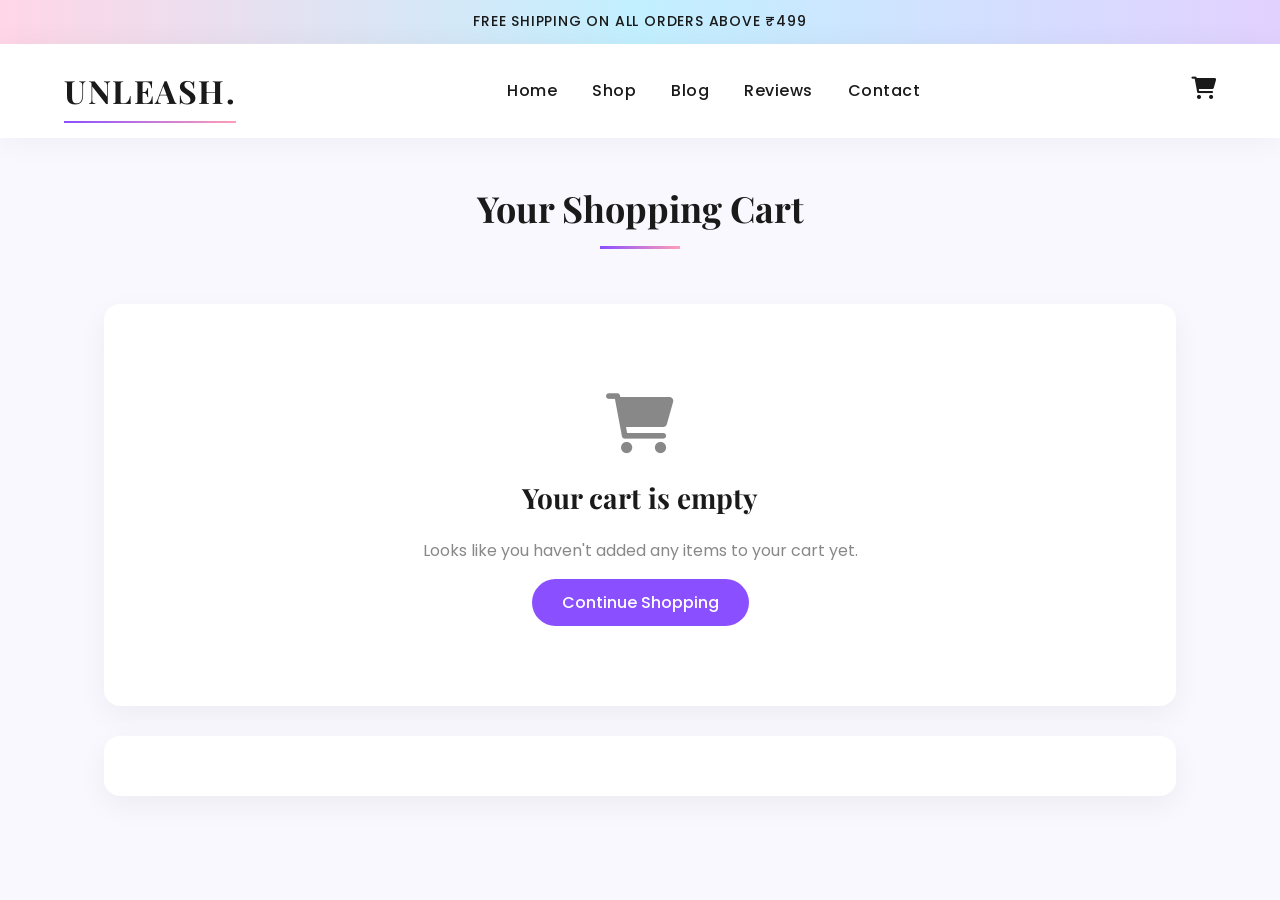
<file: cart.html>
<!DOCTYPE html>
<html lang="en">
  <head>
    <meta charset="UTF-8" />
    <meta name="viewport" content="width=device-width, initial-scale=1.0" />
    <title>UNLEASH. | Your Shopping Cart</title>
    <link
      href="https://fonts.googleapis.com/css2?family=Playfair+Display:wght@400;500;700&family=Poppins:wght@300;400;500;600&display=swap"
      rel="stylesheet"
    />
    <link
      rel="stylesheet"
      href="https://cdnjs.cloudflare.com/ajax/libs/font-awesome/6.0.0-beta3/css/all.min.css"
    />
    <script src="cart.js"></script>
    <script src="mainCart.js"></script>
    <link rel="stylesheet" type="text/css" href="mainCart.css" />
  </head>

  <body>
    <div class="top-bar">FREE SHIPPING ON ALL ORDERS ABOVE ₹499</div>

    <div class="navbar">
      <div class="logo">UNLEASH.</div>
      <div class="nav-links">
        <a href="index.html">Home</a>
        <a href="products.html">Shop</a>
        <a href="blogPage.html">Blog</a>
        <a href="reviews.html">Reviews</a>
        <a href="contact.html">Contact</a>
      </div>
      <div class="cart-icon">
        <a href="cart.html">
          <i class="fas fa-shopping-cart"></i>
          <span id="cart-count" class="cart-count">0</span>
        </a>
      </div>
    </div>

    <div class="cart-container">
      <div class="cart-header">
        <h1>Your Shopping Cart</h1>
      </div>

      <div class="cart-content">
        <div class="cart-items" id="cart-items-container">
          <!-- Cart items will be dynamically inserted here -->
        </div>

        <div class="cart-summary" id="cart-summary-container">
          <!-- Cart summary will be dynamically inserted here -->
        </div>
      </div>
    </div>
  </body>
</html>
</file>
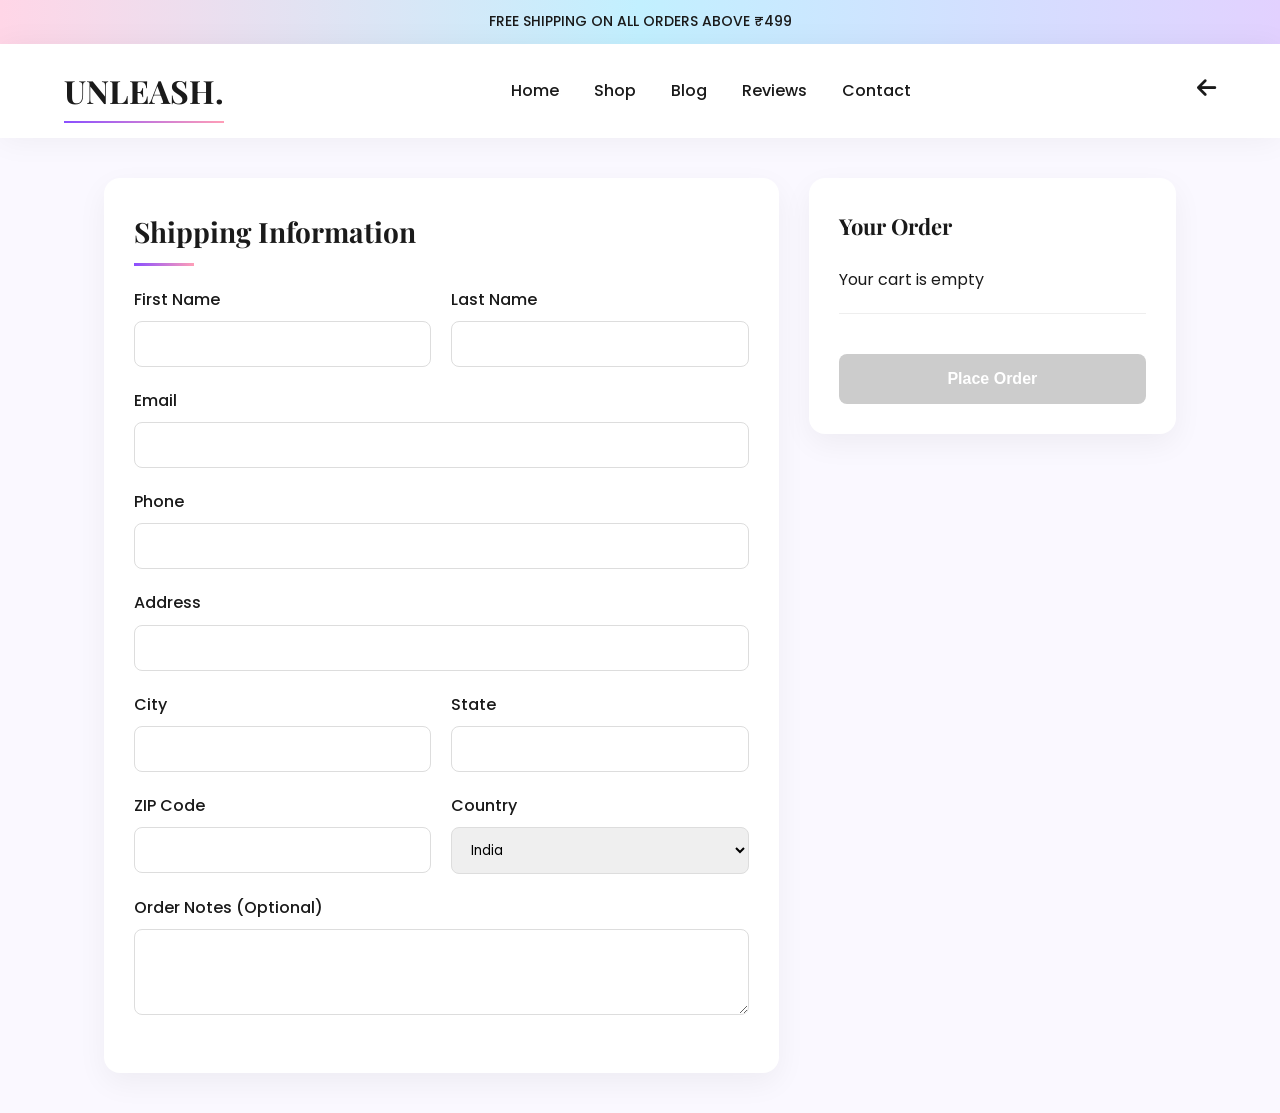
<file: checkOut.html>
<!DOCTYPE html>
<html lang="en">
  <head>
    <meta charset="UTF-8" />
    <meta name="viewport" content="width=device-width, initial-scale=1.0" />
    <title>UNLEASH. | Checkout</title>
    <link
      href="https://fonts.googleapis.com/css2?family=Playfair+Display:wght@400;500;700&family=Poppins:wght@300;400;500;600&display=swap"
      rel="stylesheet"
    />
    <link
      rel="stylesheet"
      href="https://cdnjs.cloudflare.com/ajax/libs/font-awesome/6.0.0-beta3/css/all.min.css"
    />
    <script src="checkOut.js"></script>
    <link rel="stylesheet" type="text/css" href="checkOut.css" />
  </head>
  <body>
    <div class="top-bar">FREE SHIPPING ON ALL ORDERS ABOVE ₹499</div>

    <div class="navbar">
      <div class="logo">UNLEASH.</div>
      <div class="nav-links">
        <a href="index.html">Home</a>
        <a href="products.html">Shop</a>
        <a href="blogPage.html">Blog</a>
        <a href="reviews.html">Reviews</a>
        <a href="#">Contact</a>
      </div>
      <div class="back-arrow">
        <a href="cart.html">
          <i class="fas fa-arrow-left"></i>
        </a>
      </div>
    </div>

    <div class="checkout-container">
      <!-- Checkout Form -->
      <div class="checkout-form">
        <h1 class="checkout-title">Shipping Information</h1>

        <form id="checkout-form">
          <div class="form-row">
            <div class="form-group">
              <label for="first-name">First Name</label>
              <input type="text" id="first-name" required />
            </div>
            <div class="form-group">
              <label for="last-name">Last Name</label>
              <input type="text" id="last-name" required />
            </div>
          </div>

          <div class="form-group">
            <label for="email">Email</label>
            <input type="email" id="email" required />
          </div>

          <div class="form-group">
            <label for="phone">Phone</label>
            <input type="tel" id="phone" required />
          </div>

          <div class="form-group">
            <label for="address">Address</label>
            <input type="text" id="address" required />
          </div>

          <div class="form-row">
            <div class="form-group">
              <label for="city">City</label>
              <input type="text" id="city" required />
            </div>
            <div class="form-group">
              <label for="state">State</label>
              <input type="text" id="state" required />
            </div>
          </div>

          <div class="form-row">
            <div class="form-group">
              <label for="zip">ZIP Code</label>
              <input type="text" id="zip" required />
            </div>
            <div class="form-group">
              <label for="country">Country</label>
              <select id="country" required>
                <option value="India">India</option>
                <option value="USA">United States</option>
                <option value="UK">United Kingdom</option>
              </select>
            </div>
          </div>

          <div class="form-group">
            <label for="notes">Order Notes (Optional)</label>
            <textarea id="notes" rows="3"></textarea>
          </div>
        </form>
      </div>

      <!-- Order Summary -->
      <div class="order-summary">
        <h2 class="order-summary-title">Your Order</h2>

        <div class="order-items" id="order-items-container">
          <!-- Order items will be dynamically inserted here -->
        </div>

        <div class="order-totals" id="order-totals-container">
          <!-- Order totals will be dynamically inserted here -->
        </div>

        <button class="pay-btn" id="place-order-btn" disabled>
          Place Order
        </button>
      </div>
    </div>
  </body>
</html>
</file>
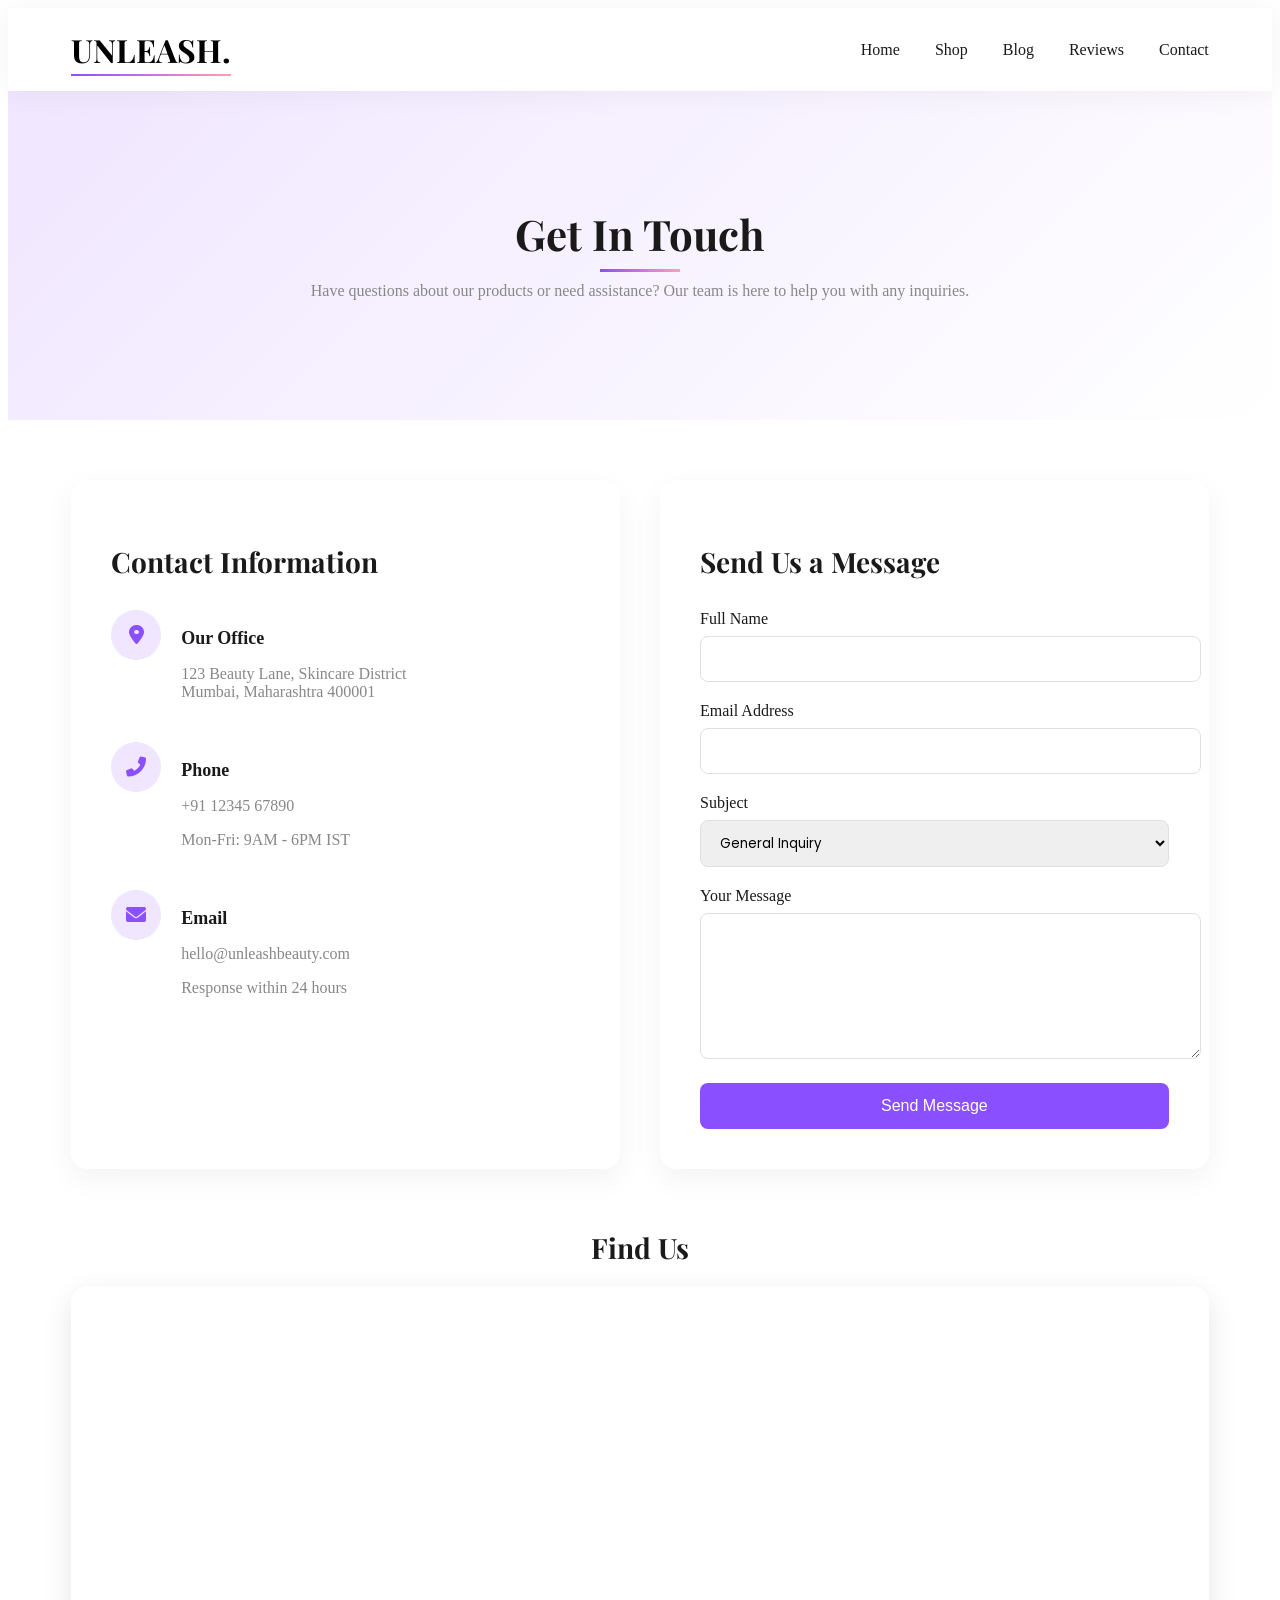
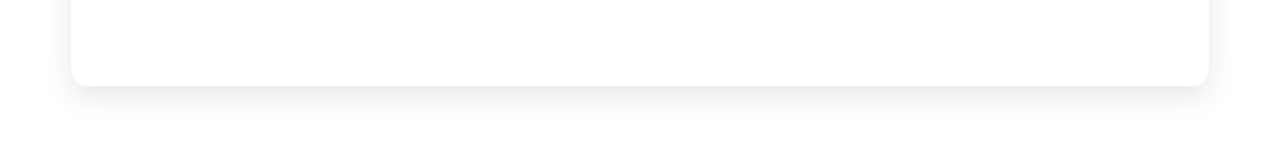
<file: contact.html>
<!DOCTYPE html>
<html lang="en">
  <head>
    <meta charset="UTF-8" />
    <meta name="viewport" content="width=device-width, initial-scale=1.0" />
    <title>UNLEASH. | Contact Us</title>
    <link
      href="https://fonts.googleapis.com/css2?family=Playfair+Display:wght@400;500;700&family=Poppins:wght@300;400;500;600&display=swap"
      rel="stylesheet"
    />
    <link
      rel="stylesheet"
      href="https://cdnjs.cloudflare.com/ajax/libs/font-awesome/6.0.0-beta3/css/all.min.css"
    />
    <script src="contact.js"></script>
    <link rel="stylesheet" type="text/css" href="contact.css" />
  </head>
  <body>
    <!-- Navbar (Reuse from other pages) -->
    <div class="navbar">
      <a
        href="index.html"
        class="logo"
        style="color: inherit; text-decoration: none"
        >UNLEASH.</a
      >
      <div class="nav-links">
        <a href="index.html">Home</a>
        <a href="products.html">Shop</a>
        <a href="blogPage.html">Blog</a>
        <a href="reviews.html">Reviews</a>
        <a href="contact.html">Contact</a>
      </div>
    </div>

    <!-- Contact Hero Section -->
    <section class="contact-hero">
      <h1>Get In Touch</h1>
      <p>
        Have questions about our products or need assistance? Our team is here
        to help you with any inquiries.
      </p>
    </section>

    <!-- Contact Content -->
    <div class="contact-container">
      <!-- Contact Information -->
      <div class="contact-info">
        <h2>Contact Information</h2>

        <div class="contact-method">
          <div class="contact-icon">
            <i class="fas fa-map-marker-alt"></i>
          </div>
          <div class="contact-details">
            <h3>Our Office</h3>
            <p>
              123 Beauty Lane, Skincare District<br />Mumbai, Maharashtra 400001
            </p>
          </div>
        </div>

        <div class="contact-method">
          <div class="contact-icon">
            <i class="fas fa-phone-alt"></i>
          </div>
          <div class="contact-details">
            <h3>Phone</h3>
            <p><a href="tel:+911234567890">+91 12345 67890</a></p>
            <p>Mon-Fri: 9AM - 6PM IST</p>
          </div>
        </div>

        <div class="contact-method">
          <div class="contact-icon">
            <i class="fas fa-envelope"></i>
          </div>
          <div class="contact-details">
            <h3>Email</h3>
            <p>
              <a href="mailto:hello@unleashbeauty.com"
                >hello@unleashbeauty.com</a
              >
            </p>
            <p>Response within 24 hours</p>
          </div>
        </div>
      </div>

      <!-- Contact Form -->
      <div class="contact-form">
        <h2>Send Us a Message</h2>
        <form id="contactForm">
          <div class="form-group">
            <label for="name">Full Name</label>
            <input type="text" id="name" name="name" required />
          </div>

          <div class="form-group">
            <label for="email">Email Address</label>
            <input type="email" id="email" name="email" required />
          </div>

          <div class="form-group">
            <label for="subject">Subject</label>
            <select id="subject" name="subject">
              <option value="general">General Inquiry</option>
              <option value="product">Product Question</option>
              <option value="order">Order Support</option>
              <option value="returns">Returns & Exchanges</option>
            </select>
          </div>

          <div class="form-group">
            <label for="message">Your Message</label>
            <textarea id="message" name="message" required></textarea>
          </div>

          <button type="submit" class="submit-btn">Send Message</button>
        </form>
      </div>
    </div>

    <!-- Map Section -->
    <div class="map-section">
      <h2 class="map-title">Find Us</h2>
      <div class="map-container">
        <iframe
          src="https://www.google.com/maps/embed?pb=!1m18!1m12!1m3!1d3771.715317693553!2d72.8248603149005!3d19.04398868710856!2m3!1f0!2f0!3f0!3m2!1i1024!2i768!4f13.1!3m3!1m2!1s0x3be7c8df05a1b8d9%3A0x1d1e5e2b0e0e0e0e!2s123%20Beauty%20Lane%2C%20Skincare%20District%2C%20Mumbai%2C%20Maharashtra%20400001!5e0!3m2!1sen!2sin!4v1620000000000!5m2!1sen!2sin"
          allowfullscreen=""
          loading="lazy"
        >
        </iframe>
      </div>
    </div>
  </body>
</html>
</file>
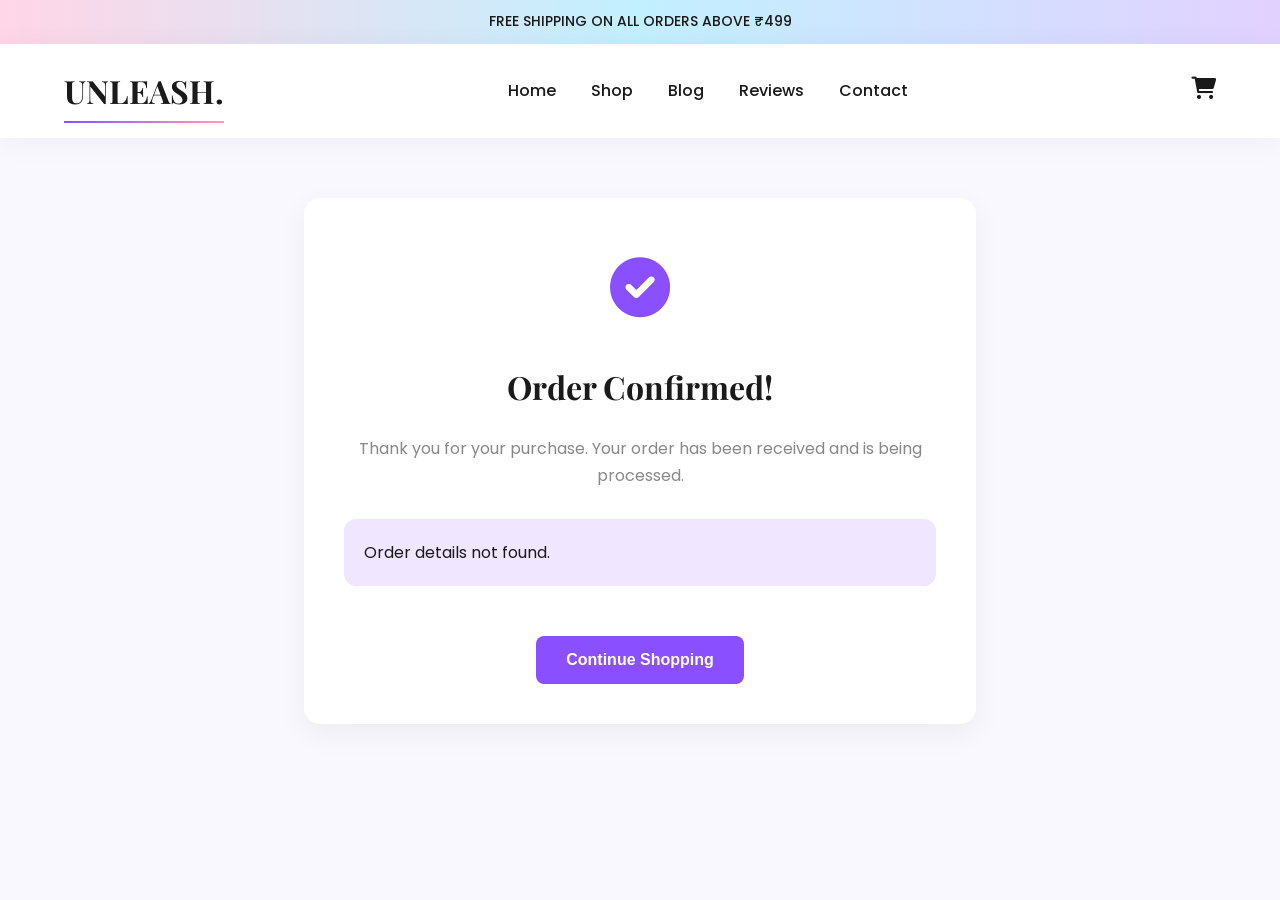
<file: order.html>
<!DOCTYPE html>
<html lang="en">
  <head>
    <meta charset="UTF-8" />
    <meta name="viewport" content="width=device-width, initial-scale=1.0" />
    <title>UNLEASH. | Order Confirmation</title>
    <link
      href="https://fonts.googleapis.com/css2?family=Playfair+Display:wght@400;500;700&family=Poppins:wght@300;400;500;600&display=swap"
      rel="stylesheet"
    />
    <link
      rel="stylesheet"
      href="https://cdnjs.cloudflare.com/ajax/libs/font-awesome/6.0.0-beta3/css/all.min.css"
    />
    <style>
      /* Reuse your existing CSS variables and base styles */
      :root {
        --primary: #8a4fff;
        --primary-light: #b18aff;
        --primary-pastel: #f0e6ff;
        --secondary: #ff9eb7;
        --dark: #1a1a1a;
        --light: #ffffff;
        --gray: #888888;
        --light-bg: #faf8ff;
      }

      * {
        box-sizing: border-box;
        margin: 0;
        padding: 0;
      }

      body {
        font-family: "Poppins", sans-serif;
        background-color: var(--light-bg);
        color: var(--dark);
        line-height: 1.7;
      }

      /* Reuse your top-bar and navbar styles */
      .top-bar {
        background: linear-gradient(to right, #ffd6e7, #c2f0ff, #e2d1ff);
        text-align: center;
        padding: 10px;
        font-size: 14px;
        font-weight: 500;
      }

      .navbar {
        display: flex;
        justify-content: space-between;
        align-items: center;
        padding: 20px 5%;
        background: var(--light);
        position: sticky;
        top: 0;
        z-index: 1000;
        box-shadow: 0 2px 30px rgba(0, 0, 0, 0.05);
      }

      .logo {
        font-family: "Playfair Display", serif;
        font-size: 32px;
        font-weight: 700;
        position: relative;
      }

      .logo::after {
        content: "";
        position: absolute;
        bottom: -5px;
        left: 0;
        width: 100%;
        height: 2px;
        background: linear-gradient(to right, var(--primary), var(--secondary));
      }

      .nav-links {
        display: flex;
        gap: 35px;
      }

      .nav-links a {
        position: relative;
        text-decoration: none;
        color: var(--dark);
        font-weight: 500;
        transition: all 0.3s ease;
      }

      .nav-links a:hover {
        color: var(--primary);
      }

      .nav-links a::after {
        content: "";
        position: absolute;
        bottom: -5px;
        left: 0;
        width: 0;
        height: 2px;
        background-color: var(--primary);
        transition: width 0.3s ease;
      }

      .nav-links a:hover::after {
        width: 100%;
      }

      /* Confirmation Container */
      .confirmation-container {
        max-width: 800px;
        margin: 60px auto;
        padding: 0 5%;
        text-align: center;
      }

      .confirmation-card {
        background: var(--light);
        border-radius: 16px;
        padding: 40px;
        box-shadow: 0 10px 30px rgba(0, 0, 0, 0.05);
      }

      .confirmation-icon {
        color: var(--primary);
        font-size: 60px;
        margin-bottom: 20px;
      }

      .confirmation-title {
        font-family: "Playfair Display", serif;
        font-size: 32px;
        margin-bottom: 20px;
      }

      .confirmation-message {
        margin-bottom: 30px;
        color: var(--gray);
      }

      .order-details {
        background: var(--primary-pastel);
        border-radius: 12px;
        padding: 20px;
        margin: 30px 0;
        text-align: left;
      }

      .order-detail-row {
        display: flex;
        justify-content: space-between;
        margin-bottom: 10px;
      }

      .order-detail-label {
        font-weight: 500;
      }

      .order-detail-value {
        color: var(--primary);
      }

      .continue-shopping-btn {
        background: var(--primary);
        color: white;
        border: none;
        padding: 15px 30px;
        border-radius: 8px;
        font-size: 16px;
        font-weight: 600;
        cursor: pointer;
        transition: all 0.3s ease;
        margin-top: 20px;
      }

      .continue-shopping-btn:hover {
        background: var(--dark);
        transform: translateY(-2px);
      }

      .cart-icon {
        position: relative;
        cursor: pointer;
      }

      .cart-icon i {
        font-size: 22px;
        color: var(--dark);
        transition: color 0.3s ease;
      }

      .cart-icon:hover i {
        color: var(--primary);
      }
    </style>
  </head>
  <body>
    <div class="top-bar">FREE SHIPPING ON ALL ORDERS ABOVE ₹499</div>

    <div class="navbar">
      <div class="logo">UNLEASH.</div>
      <div class="nav-links">
        <a href="index.html">Home</a>
        <a href="products.html">Shop</a>
        <a href="blogPage.html">Blog</a>
        <a href="reviews.html">Reviews</a>
        <a href="#">Contact</a>
      </div>
      <div class="cart-icon">
        <a href="cart.html">
          <i class="fas fa-shopping-cart"></i>
          <span id="cart-count" class="cart-count">0</span>
        </a>
      </div>
    </div>

    <div class="confirmation-container">
      <div class="confirmation-card">
        <div class="confirmation-icon">
          <i class="fas fa-check-circle"></i>
        </div>
        <h1 class="confirmation-title">Order Confirmed!</h1>
        <p class="confirmation-message">
          Thank you for your purchase. Your order has been received and is being
          processed.
        </p>

        <div class="order-details" id="order-details">
          <!-- Order details will be dynamically inserted here -->
        </div>

        <button
          class="continue-shopping-btn"
          onclick="window.location.href='products.html'"
        >
          Continue Shopping
        </button>
      </div>
    </div>

    <script>
      document.addEventListener("DOMContentLoaded", function () {
        // Get order ID from URL
        const urlParams = new URLSearchParams(window.location.search);
        const orderId = urlParams.get("orderId");

        // Load order details
        const orders = JSON.parse(localStorage.getItem("orders")) || [];
        const order = orders.find((order) => order.id === orderId);

        // Update cart count (should be 0 after checkout)
        document.getElementById("cart-count").textContent = "0";
        document.getElementById("cart-count").style.display = "none";

        if (order) {
          // Display order details
          const orderDetailsContainer =
            document.getElementById("order-details");
          orderDetailsContainer.innerHTML = `
            <div class="order-detail-row">
              <span class="order-detail-label">Order Number:</span>
              <span class="order-detail-value">${order.id}</span>
            </div>
            <div class="order-detail-row">
              <span class="order-detail-label">Date:</span>
              <span class="order-detail-value">${new Date(
                order.date
              ).toLocaleDateString()}</span>
            </div>
            <div class="order-detail-row">
              <span class="order-detail-label">Total:</span>
              <span class="order-detail-value">₹${order.total.toFixed(2)}</span>
            </div>
            <div class="order-detail-row">
              <span class="order-detail-label">Payment Method:</span>
              <span class="order-detail-value">${order.paymentMethod}</span>
            </div>
            <div class="order-detail-row">
              <span class="order-detail-label">Status:</span>
              <span class="order-detail-value">${order.status}</span>
            </div>
          `;
        } else {
          // Order not found
          document.getElementById("order-details").innerHTML =
            "<p>Order details not found.</p>";
        }
      });
    </script>
  </body>
</html>
</file>
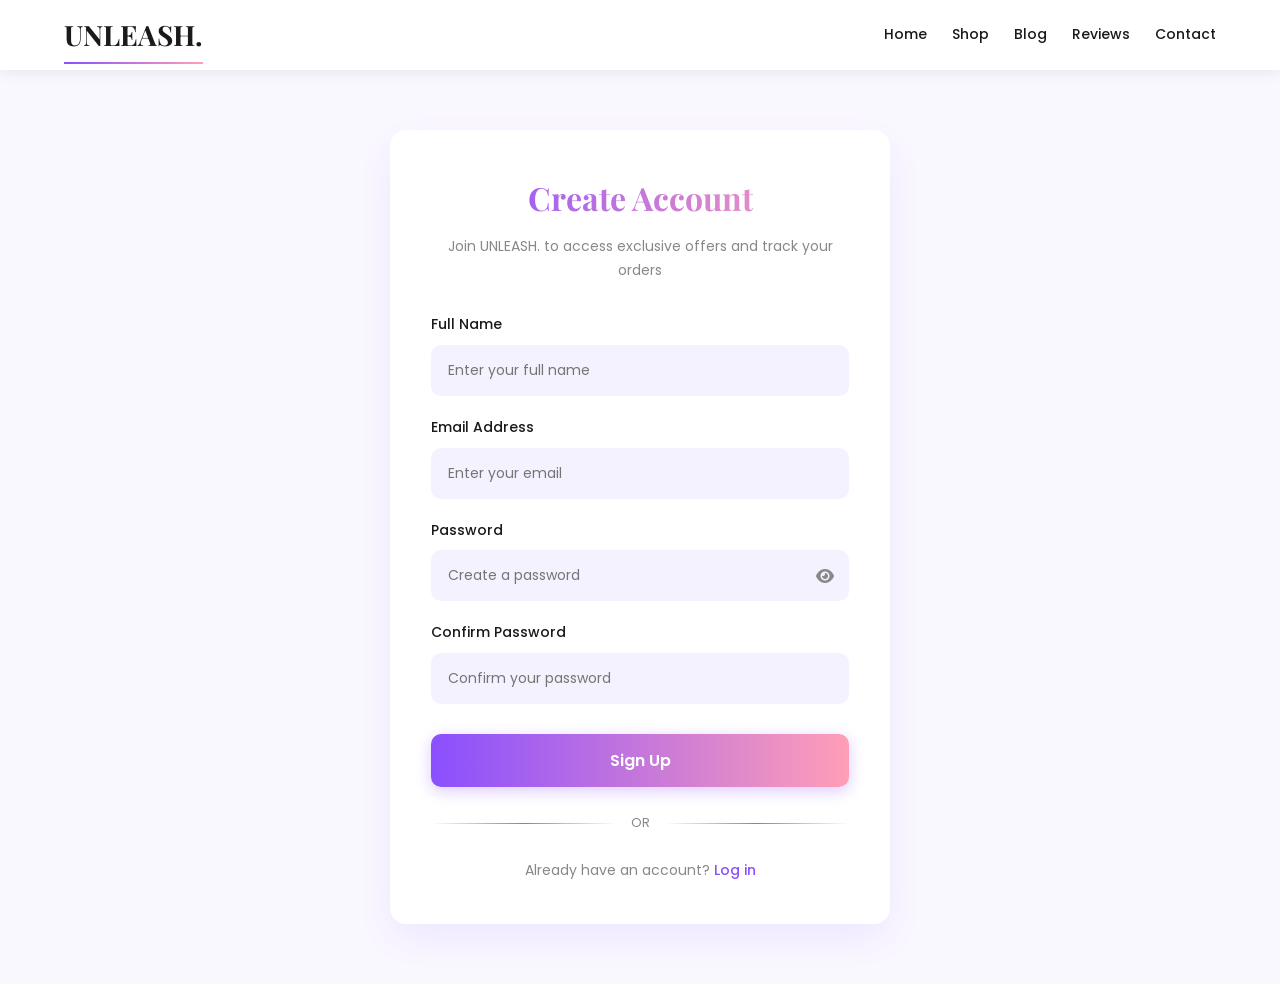
<file: signup.html>
<!DOCTYPE html>
<html lang="en">
  <head>
    <meta charset="UTF-8" />
    <meta name="viewport" content="width=device-width, initial-scale=1.0" />
    <title>UNLEASH. | Sign Up</title>
    <link
      href="https://fonts.googleapis.com/css2?family=Playfair+Display:wght@400;500;700&family=Poppins:wght@300;400;500;600&display=swap"
      rel="stylesheet"
    />
    <link
      rel="stylesheet"
      href="https://cdnjs.cloudflare.com/ajax/libs/font-awesome/6.0.0-beta3/css/all.min.css"
    />
    <script src="signup.js"></script>
    <link rel="stylesheet" type="text/css" href="signup.css" />
   
  </head>
  
   
  <body>
    <div class="navbar">
      <div class="logo">UNLEASH.</div>

      <div class="nav-links">
        <a href="index.html">Home</a>
        <a href="products.html">Shop</a>
        <a href="blogPage.html">Blog</a>
        <a href="reviews.html">Reviews</a>
        <a href="contact.html">Contact</a>
      </div>

      
        
      </div>
    </div>

    <div class="signup-container">
      <div class="signup-header">
        <h1>Create Account</h1>
        <p>Join UNLEASH. to access exclusive offers and track your orders</p>
      </div>

      <form id="signupForm">
        <div class="form-group">
          <label for="fullname">Full Name</label>
          <input
            type="text"
            id="fullname"
            name="fullname"
            placeholder="Enter your full name"
            required
          />
        </div>

        <div class="form-group">
          <label for="email">Email Address</label>
          <input
            type="email"
            id="email"
            name="email"
            placeholder="Enter your email"
            required
          />
        </div>

        <div class="form-group">
          <label for="password">Password</label>
          <div class="password-wrapper">
            <input
              type="password"
              id="password"
              name="password"
              placeholder="Create a password"
              required
            />
            <i
              class="fas fa-eye password-toggle"
              onclick="togglePassword()"
            ></i>
          </div>
        </div>

        <div class="form-group">
          <label for="confirm-password">Confirm Password</label>
          <input
            type="password"
            id="confirm-password"
            name="confirm-password"
            placeholder="Confirm your password"
            required
          />
        </div>

        <button type="submit" class="submit-btn">Sign Up</button>
      </form>

      <div class="divider">
        <span class="divider-text">or</span>
      </div>

      <div class="login-link">
        Already have an account? <a href="index.html">Log in</a>
      </div>
    </div>

    
  </body>
</html>
</file>
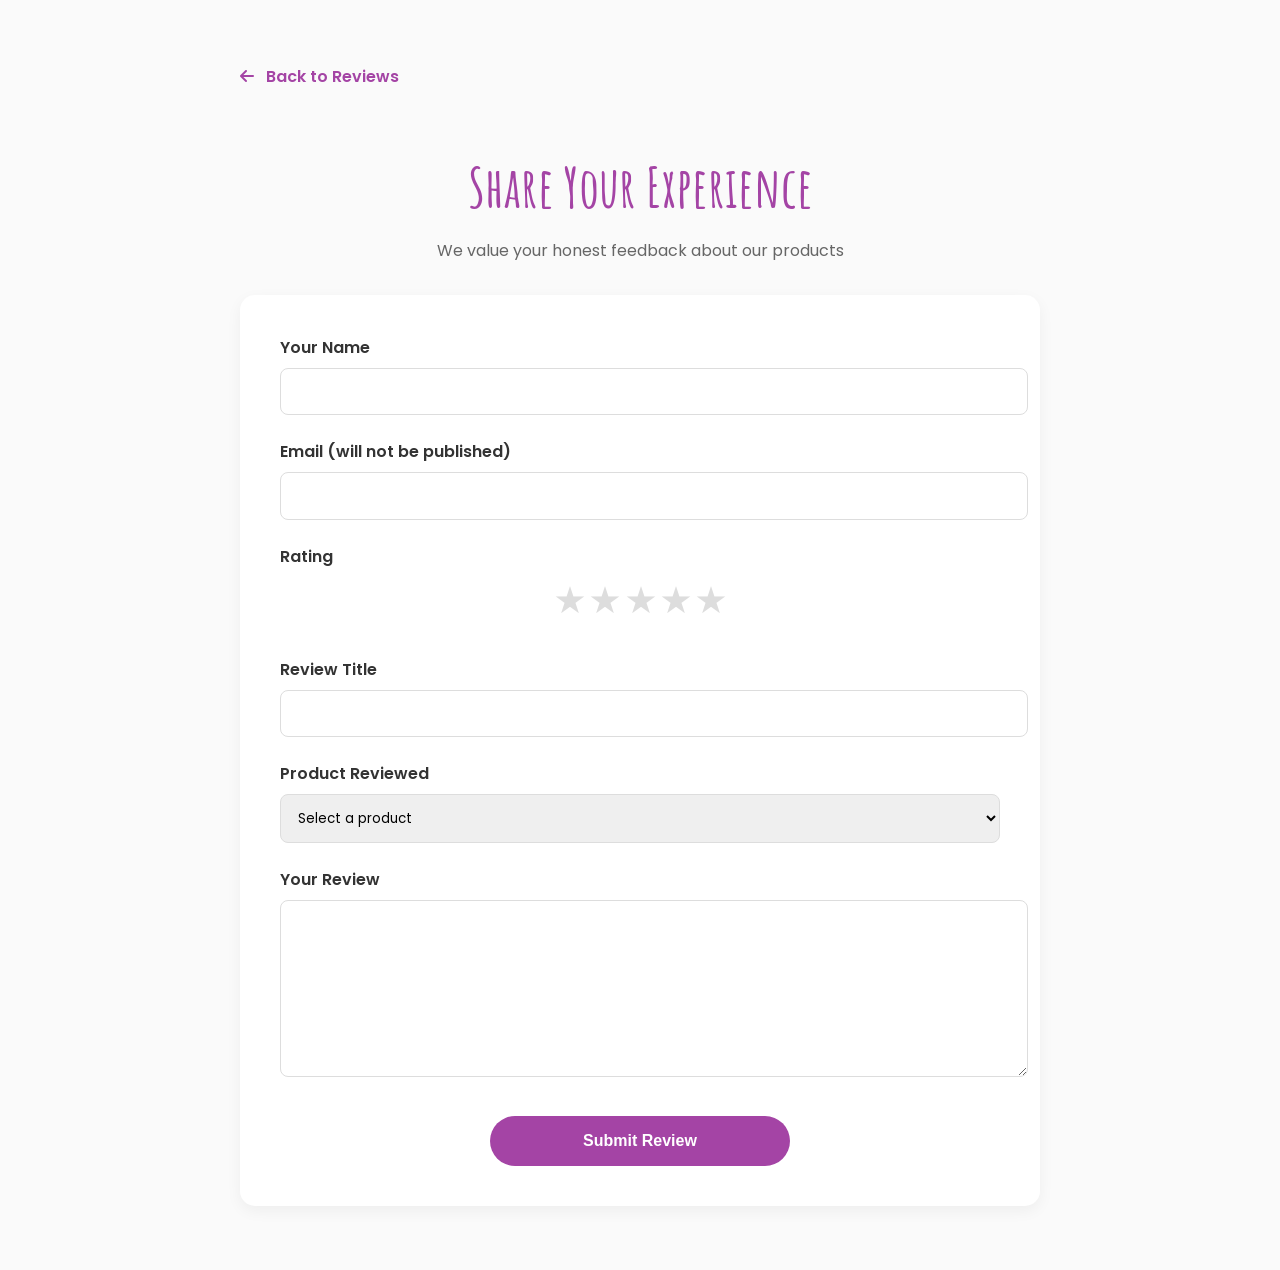
<file: submit-review.html>
<!DOCTYPE html>
<html lang="en">
  <head>
    <meta charset="UTF-8" />
    <meta name="viewport" content="width=device-width, initial-scale=1.0" />
    <title>Share Your Experience | UNLEASH Cosmetics</title>
    <link
      href="https://fonts.googleapis.com/css2?family=Amatic+SC:wght@400;700&family=IBM+Plex+Sans:ital,wght@0,100..700;1,100..700&display=swap"
      rel="stylesheet"
    />
    <link
      href="https://fonts.googleapis.com/css2?family=Poppins:wght@300;400;700&display=swap"
      rel="stylesheet"
    />
    <link
      rel="stylesheet"
      href="https://cdnjs.cloudflare.com/ajax/libs/font-awesome/6.0.0-beta3/css/all.min.css"
    />
  </head>
  <script src="submit-review.js"></script>
  <link rel="stylesheet" type="text/css" href="submit-review.css" />
  <body>
    <!-- Include your navbar here -->

    <div class="review-submission-container">
      <a href="reviews.html" class="back-button">
        <i class="fas fa-arrow-left"></i> Back to Reviews
      </a>

      <div class="submission-header">
        <h1>Share Your Experience</h1>
        <p>We value your honest feedback about our products</p>
      </div>

      <form id="reviewForm" class="review-form">
        <div class="form-group">
          <label for="userName">Your Name</label>
          <input type="text" id="userName" required />
        </div>

        <div class="form-group">
          <label for="userEmail">Email (will not be published)</label>
          <input type="email" id="userEmail" required />
        </div>

        <div class="form-group">
          <label>Rating</label>
          <div class="rating-input">
            <input type="radio" id="star5" name="rating" value="5" />
            <label for="star5">★</label>
            <input type="radio" id="star4" name="rating" value="4" />
            <label for="star4">★</label>
            <input type="radio" id="star3" name="rating" value="3" />
            <label for="star3">★</label>
            <input type="radio" id="star2" name="rating" value="2" />
            <label for="star2">★</label>
            <input type="radio" id="star1" name="rating" value="1" required />
            <label for="star1">★</label>
          </div>
        </div>

        <div class="form-group">
          <label for="reviewTitle">Review Title</label>
          <input type="text" id="reviewTitle" required />
        </div>

        <div class="form-group">
          <label for="productSelect">Product Reviewed</label>
          <select id="productSelect" required>
            <option value="">Select a product</option>
            <option value="Brightening Vitamin C Serum">
              Brightening Vitamin C Serum
            </option>
            <option value="Soothing Aloe Moisturizer">
              Soothing Aloe Moisturizer
            </option>
            <option value="Revitalizing Eye Cream">
              Revitalizing Eye Cream
            </option>
            <option value="Hydrating Facial Mist">Hydrating Facial Mist</option>
            <option value="Detox Clay Mask">Detox Clay Mask</option>
          </select>
        </div>

        <div class="form-group">
          <label for="reviewText">Your Review</label>
          <textarea id="reviewText" required></textarea>
        </div>

        <button type="submit" class="submit-review">Submit Review</button>
      </form>

      <div id="confirmationMessage" class="confirmation-message">
        <i class="fas fa-check-circle"></i>
        <h2>Thank You!</h2>
        <p>Your review has been submitted successfully.</p>
        <p>We appreciate your feedback!</p>
        <a
          href="reviews.html"
          class="submit-review"
          style="text-decoration: none"
        >
          View All Reviews
        </a>
      </div>
    </div>
  </body>
</html>
</file>
<file: mainCart.css>
:root {
  --primary: #8a4fff;
  --primary-light: #b18aff;
  --primary-pastel: #f0e6ff;
  --secondary: #ff9eb7;
  --dark: #1a1a1a;
  --light: #ffffff;
  --gray: #888888;
  --light-bg: #faf8ff;
  --gold: #ffc107;
  --silver: #e0e0e0;
}

* {
  box-sizing: border-box;
  margin: 0;
  padding: 0;
}

body {
  font-family: "Poppins", sans-serif;
  background-color: var(--light-bg);
  color: var(--dark);
  line-height: 1.7;
  -webkit-font-smoothing: antialiased;
}

.top-bar {
  background: linear-gradient(to right, #ffd6e7, #c2f0ff, #e2d1ff);
  text-align: center;
  padding: 10px;
  font-size: 14px;
  font-weight: 500;
  letter-spacing: 0.8px;
  color: var(--dark);
}

.navbar {
  display: flex;
  justify-content: space-between;
  align-items: center;
  padding: 20px 5%;
  background: var(--light);
  position: sticky;
  top: 0;
  z-index: 1000;
  box-shadow: 0 2px 30px rgba(0, 0, 0, 0.05);
}

.logo {
  font-family: "Playfair Display", serif;
  font-size: 32px;
  font-weight: 700;
  color: var(--dark);
  letter-spacing: 1.5px;
  position: relative;
}

.logo::after {
  content: "";
  position: absolute;
  bottom: -5px;
  left: 0;
  width: 100%;
  height: 2px;
  background: linear-gradient(to right, var(--primary), var(--secondary));
}

.nav-links {
  display: flex;
  gap: 35px;
}

.nav-links a {
  position: relative;
  text-decoration: none;
  color: var(--dark);
  font-size: 16px;
  font-weight: 500;
  letter-spacing: 0.5px;
  transition: all 0.3s ease;
}

.nav-links a:hover {
  color: var(--primary);
}

.nav-links a::after {
  content: "";
  position: absolute;
  bottom: -5px;
  left: 0;
  width: 0;
  height: 2px;
  background-color: var(--primary);
  transition: width 0.3s ease;
}

.nav-links a:hover::after {
  width: 100%;
}

.cart-icon {
  position: relative;
  cursor: pointer;
}

.cart-icon i {
  font-size: 22px;
  color: var(--dark);
  transition: color 0.3s ease;
}

.cart-icon:hover i {
  color: var(--primary);
}

.cart-count {
  position: absolute;
  top: -10px;
  right: -10px;
  background-color: var(--primary);
  color: var(--light);
  font-size: 12px;
  width: 22px;
  height: 22px;
  border-radius: 50%;
  display: flex;
  align-items: center;
  justify-content: center;
  font-weight: 600;
}

.cart-container {
  max-width: 1200px;
  margin: 40px auto;
  padding: 0 5%;
  display: flex;
  flex-direction: column;
  gap: 30px;
}

.cart-header {
  text-align: center;
  margin-bottom: 20px;
}

.cart-header h1 {
  font-family: "Playfair Display", serif;
  font-size: 36px;
  font-weight: 700;
  color: var(--dark);
  position: relative;
  display: inline-block;
  margin-bottom: 15px;
}

.cart-header h1::after {
  content: "";
  position: absolute;
  bottom: -10px;
  left: 50%;
  transform: translateX(-50%);
  width: 80px;
  height: 3px;
  background: linear-gradient(to right, var(--primary), var(--secondary));
}

.cart-content {
  display: flex;
  flex-direction: column;
  gap: 30px;
}

.cart-items {
  background: var(--light);
  border-radius: 16px;
  padding: 30px;
  box-shadow: 0 10px 30px rgba(0, 0, 0, 0.05);
}

.empty-cart {
  text-align: center;
  padding: 60px 0;
}

.empty-cart i {
  font-size: 60px;
  color: var(--gray);
  margin-bottom: 20px;
}

.empty-cart h2 {
  font-family: "Playfair Display", serif;
  font-size: 28px;
  margin-bottom: 15px;
  color: var(--dark);
}

.empty-cart p {
  color: var(--gray);
  margin-bottom: 25px;
}

.empty-cart a {
  background: var(--primary);
  color: var(--light);
  padding: 12px 30px;
  border-radius: 30px;
  text-decoration: none;
  font-weight: 500;
  transition: all 0.3s ease;
}

.empty-cart a:hover {
  background: var(--dark);
  transform: translateY(-2px);
  box-shadow: 0 10px 20px rgba(0, 0, 0, 0.1);
}

.cart-item {
  display: flex;
  gap: 20px;
  padding: 20px 0;
  border-bottom: 1px solid #eee;
}

.cart-item:last-child {
  border-bottom: none;
}

.cart-item-image {
  width: 120px;
  height: 120px;
  border-radius: 12px;
  overflow: hidden;
  flex-shrink: 0;
}

.cart-item-image img {
  width: 100%;
  height: 100%;
  object-fit: cover;
}

.cart-item-details {
  flex-grow: 1;
  display: flex;
  flex-direction: column;
  justify-content: center;
}

.cart-item-title {
  font-family: "Playfair Display", serif;
  font-size: 18px;
  font-weight: 600;
  margin-bottom: 8px;
  color: var(--dark);
}

.cart-item-price {
  font-weight: 600;
  color: var(--primary);
  margin-bottom: 15px;
}

.cart-item-actions {
  display: flex;
  align-items: center;
  gap: 15px;
}

.quantity-control {
  display: flex;
  align-items: center;
  gap: 10px;
}

.quantity-btn {
  width: 30px;
  height: 30px;
  border-radius: 50%;
  background: var(--primary-pastel);
  color: var(--primary);
  border: none;
  font-size: 16px;
  display: flex;
  align-items: center;
  justify-content: center;
  cursor: pointer;
  transition: all 0.3s ease;
}

.quantity-btn:hover {
  background: var(--primary);
  color: var(--light);
}

.quantity-input {
  width: 50px;
  text-align: center;
  padding: 5px;
  border: 1px solid #eee;
  border-radius: 8px;
  font-family: "Poppins", sans-serif;
}

.remove-btn {
  background: none;
  border: none;
  color: var(--gray);
  cursor: pointer;
  transition: color 0.3s ease;
  font-size: 14px;
}

.remove-btn:hover {
  color: var(--primary);
}

.cart-summary {
  background: var(--light);
  border-radius: 16px;
  padding: 30px;
  box-shadow: 0 10px 30px rgba(0, 0, 0, 0.05);
}

.summary-title {
  font-family: "Playfair Display", serif;
  font-size: 22px;
  font-weight: 600;
  margin-bottom: 20px;
  color: var(--dark);
}

.summary-row {
  display: flex;
  justify-content: space-between;
  margin-bottom: 15px;
  padding-bottom: 15px;
  border-bottom: 1px solid #eee;
}

.summary-row:last-child {
  border-bottom: none;
  margin-bottom: 0;
  padding-bottom: 0;
}

.summary-label {
  color: var(--gray);
}

.summary-value {
  font-weight: 600;
}

.total-row {
  font-size: 18px;
  margin-top: 20px;
}

.total-label {
  color: var(--dark);
  font-weight: 700;
}

.total-value {
  color: var(--primary);
  font-weight: 700;
}

.shipping-message {
  background: var(--primary-pastel);
  color: var(--primary);
  padding: 12px;
  border-radius: 8px;
  margin: 20px 0;
  text-align: center;
  font-weight: 500;
}

.checkout-btn {
  width: 100%;
  background: var(--primary);
  color: var(--light);
  border: none;
  padding: 16px;
  border-radius: 8px;
  font-size: 16px;
  font-weight: 600;
  cursor: pointer;
  transition: all 0.3s ease;
  margin-top: 20px;
}

.checkout-btn:hover {
  background: var(--dark);
  transform: translateY(-2px);
  box-shadow: 0 10px 20px rgba(0, 0, 0, 0.1);
}

.continue-shopping {
  display: block;
  text-align: center;
  margin-top: 20px;
  color: var(--primary);
  font-weight: 500;
  text-decoration: none;
  transition: color 0.3s ease;
}

.continue-shopping:hover {
  color: var(--dark);
}

@media (max-width: 768px) {
  .cart-item {
    flex-direction: column;
  }

  .cart-item-image {
    width: 100%;
    height: auto;
    aspect-ratio: 1/1;
  }

  .cart-container {
    padding: 0 20px;
  }

  .cart-items,
  .cart-summary {
    padding: 20px;
  }
}

@media (max-width: 600px) {
  .nav-links {
    display: none;
  }

  .cart-header h1 {
    font-size: 28px;
  }
}
</file>
<file: checkOut.css>
/* Reuse your existing CSS variables and base styles from cart.html */
:root {
  --primary: #8a4fff;
  --primary-light: #b18aff;
  --primary-pastel: #f0e6ff;
  --secondary: #ff9eb7;
  --dark: #1a1a1a;
  --light: #ffffff;
  --gray: #888888;
  --light-bg: #faf8ff;
}

* {
  box-sizing: border-box;
  margin: 0;
  padding: 0;
}

body {
  font-family: "Poppins", sans-serif;
  background-color: var(--light-bg);
  color: var(--dark);
  line-height: 1.7;
}

/* Reuse your top-bar and navbar styles from cart.html */
.top-bar {
  background: linear-gradient(to right, #ffd6e7, #c2f0ff, #e2d1ff);
  text-align: center;
  padding: 10px;
  font-size: 14px;
  font-weight: 500;
}

.navbar {
  display: flex;
  justify-content: space-between;
  align-items: center;
  padding: 20px 5%;
  background: var(--light);
  position: sticky;
  top: 0;
  z-index: 1000;
  box-shadow: 0 2px 30px rgba(0, 0, 0, 0.05);
}

.logo {
  font-family: "Playfair Display", serif;
  font-size: 32px;
  font-weight: 700;
  position: relative;
}

.logo::after {
  content: "";
  position: absolute;
  bottom: -5px;
  left: 0;
  width: 100%;
  height: 2px;
  background: linear-gradient(to right, var(--primary), var(--secondary));
}

.nav-links {
  display: flex;
  gap: 35px;
}

.nav-links a {
  position: relative;
  text-decoration: none;
  color: var(--dark);
  font-weight: 500;
  transition: all 0.3s ease;
}

.nav-links a:hover {
  color: var(--primary);
}

.nav-links a::after {
  content: "";
  position: absolute;
  bottom: -5px;
  left: 0;
  width: 0;
  height: 2px;
  background-color: var(--primary);
  transition: width 0.3s ease;
}

.nav-links a:hover::after {
  width: 100%;
}
/* Checkout Container */
.checkout-container {
  max-width: 1200px;
  margin: 40px auto;
  padding: 0 5%;
  display: flex;
  gap: 30px;
}

/* Checkout Form */
.checkout-form {
  flex: 2;
  background: var(--light);
  border-radius: 16px;
  padding: 30px;
  box-shadow: 0 10px 30px rgba(0, 0, 0, 0.05);
}

.checkout-title {
  font-family: "Playfair Display", serif;
  font-size: 28px;
  margin-bottom: 30px;
  position: relative;
}

.checkout-title::after {
  content: "";
  position: absolute;
  bottom: -10px;
  left: 0;
  width: 60px;
  height: 3px;
  background: linear-gradient(to right, var(--primary), var(--secondary));
}

.form-group {
  margin-bottom: 20px;
}

.form-group label {
  display: block;
  margin-bottom: 8px;
  font-weight: 500;
}

.form-group input,
.form-group select,
.form-group textarea {
  width: 100%;
  padding: 12px 15px;
  border: 1px solid #ddd;
  border-radius: 8px;
  font-family: "Poppins", sans-serif;
  transition: border 0.3s ease;
}

.form-group input:focus,
.form-group select:focus,
.form-group textarea:focus {
  border-color: var(--primary);
  outline: none;
}

.form-row {
  display: flex;
  gap: 20px;
}

.form-row .form-group {
  flex: 1;
}

/* Order Summary Sidebar */
.order-summary {
  flex: 1;
  background: var(--light);
  border-radius: 16px;
  padding: 30px;
  box-shadow: 0 10px 30px rgba(0, 0, 0, 0.05);
  align-self: flex-start;
}

.order-summary-title {
  font-family: "Playfair Display", serif;
  font-size: 22px;
  margin-bottom: 20px;
}

.order-items {
  max-height: 300px;
  overflow-y: auto;
  margin-bottom: 20px;
  border-bottom: 1px solid #eee;
  padding-bottom: 20px;
}

.order-item {
  display: flex;
  gap: 15px;
  margin-bottom: 15px;
}

.order-item-img {
  width: 60px;
  height: 60px;
  border-radius: 8px;
  overflow: hidden;
}

.order-item-img img {
  width: 100%;
  height: 100%;
  object-fit: cover;
}

.order-item-details {
  flex: 1;
}

.order-item-name {
  font-weight: 500;
  margin-bottom: 5px;
}

.order-item-price {
  color: var(--primary);
  font-size: 14px;
}

.order-item-qty {
  color: var(--gray);
  font-size: 14px;
}

.order-totals {
  margin-top: 20px;
}

.order-row {
  display: flex;
  justify-content: space-between;
  margin-bottom: 10px;
}

.order-total {
  font-weight: 700;
  font-size: 18px;
  margin-top: 15px;
  padding-top: 15px;
  border-top: 1px solid #eee;
}

.pay-btn {
  width: 100%;
  background: var(--primary);
  color: white;
  border: none;
  padding: 16px;
  border-radius: 8px;
  font-size: 16px;
  font-weight: 600;
  margin-top: 20px;
  cursor: pointer;
  transition: all 0.3s ease;
}

.pay-btn:hover {
  background: var(--dark);
  transform: translateY(-2px);
}

@media (max-width: 768px) {
  .checkout-container {
    flex-direction: column;
  }

  .form-row {
    flex-direction: column;
    gap: 0;
  }
}
.back-arrow {
  position: relative;
  cursor: pointer;
}

.back-arrow i {
  font-size: 22px;
  color: var(--dark);
  transition: color 0.3s ease;
}

.back-arrow:hover i {
  color: var(--primary);
}
.pay-btn:disabled {
  background-color: #cccccc;
  cursor: not-allowed;
  transform: none;
}
.pay-btn:disabled:hover {
  background-color: #cccccc;
}
</file>
<file: contact.css>
:root {
  --primary: #8a4fff;
  --primary-light: #b18aff;
  --primary-pastel: #f0e6ff;
  --secondary: #ff9eb7;
  --dark: #1a1a1a;
  --light: #ffffff;
  --gray: #888888;
  --light-bg: #faf8ff;
}

/* Reuse your existing navbar/topbar styles */
.top-bar {
  background: linear-gradient(to right, #ffd6e7, #c2f0ff, #e2d1ff);
  text-align: center;
  padding: 10px;
  font-size: 14px;
  font-weight: 500;
}

.navbar {
  display: flex;
  justify-content: space-between;
  align-items: center;
  padding: 20px 5%;
  background: var(--light);
  position: sticky;
  top: 0;
  z-index: 1000;
  box-shadow: 0 2px 30px rgba(0, 0, 0, 0.05);
}

.logo {
  /* Keep all your existing .logo styles exactly as they are */
  font-family: "Playfair Display", serif;
  font-size: 32px;
  font-weight: 700;
  position: relative;
  /* No need to add anything new here */
}

/* Keep your existing .logo::after styles */
.logo::after {
  content: "";
  position: absolute;
  bottom: -5px;
  left: 0;
  width: 100%;
  height: 2px;
  background: linear-gradient(to right, var(--primary), var(--secondary));
}

/* Add hover effect if you want it */
.logo:hover {
  color: var(--primary);
}

.nav-links {
  display: flex;
  gap: 35px;
}

.nav-links a {
  position: relative;
  text-decoration: none;
  color: var(--dark);
  font-weight: 500;
  transition: all 0.3s ease;
}

.nav-links a:hover {
  color: var(--primary);
}

.nav-links a::after {
  content: "";
  position: absolute;
  bottom: -5px;
  left: 0;
  width: 0;
  height: 2px;
  background-color: var(--primary);
  transition: width 0.3s ease;
}

.nav-links a:hover::after {
  width: 100%;
}

/* Contact Page Specific Styles */
.contact-hero {
  background: linear-gradient(135deg, var(--primary-pastel), var(--light));
  padding: 80px 5%;
  text-align: center;
}

.contact-hero h1 {
  font-family: "Playfair Display", serif;
  font-size: 42px;
  color: var(--dark);
  margin-bottom: 20px;
  position: relative;
  display: inline-block;
}

.contact-hero h1::after {
  content: "";
  position: absolute;
  bottom: -10px;
  left: 50%;
  transform: translateX(-50%);
  width: 80px;
  height: 3px;
  background: linear-gradient(to right, var(--primary), var(--secondary));
}

.contact-hero p {
  max-width: 700px;
  margin: 0 auto 40px;
  color: var(--gray);
}

.contact-container {
  max-width: 1200px;
  margin: 60px auto;
  padding: 0 5%;
  display: grid;
  grid-template-columns: repeat(auto-fit, minmax(300px, 1fr));
  gap: 40px;
}

.contact-info {
  background: var(--light);
  border-radius: 16px;
  padding: 40px;
  box-shadow: 0 10px 30px rgba(0, 0, 0, 0.05);
}

.contact-info h2 {
  font-family: "Playfair Display", serif;
  font-size: 28px;
  margin-bottom: 30px;
  color: var(--dark);
}

.contact-method {
  display: flex;
  align-items: flex-start;
  margin-bottom: 25px;
}

.contact-icon {
  width: 50px;
  height: 50px;
  background: var(--primary-pastel);
  border-radius: 50%;
  display: flex;
  align-items: center;
  justify-content: center;
  margin-right: 20px;
  color: var(--primary);
  font-size: 20px;
}

.contact-details h3 {
  font-size: 18px;
  margin-bottom: 5px;
  color: var(--dark);
}

.contact-details p,
.contact-details a {
  color: var(--gray);
  text-decoration: none;
  transition: color 0.3s ease;
}

.contact-details a:hover {
  color: var(--primary);
}

.contact-form {
  background: var(--light);
  border-radius: 16px;
  padding: 40px;
  box-shadow: 0 10px 30px rgba(0, 0, 0, 0.05);
}

.contact-form h2 {
  font-family: "Playfair Display", serif;
  font-size: 28px;
  margin-bottom: 30px;
  color: var(--dark);
}

.form-group {
  margin-bottom: 20px;
}

.form-group label {
  display: block;
  margin-bottom: 8px;
  font-weight: 500;
  color: var(--dark);
}

.form-group input,
.form-group textarea,
.form-group select {
  width: 100%;
  padding: 12px 15px;
  border: 1px solid #e0e0e0;
  border-radius: 8px;
  font-family: "Poppins", sans-serif;
  transition: all 0.3s ease;
}

.form-group input:focus,
.form-group textarea:focus,
.form-group select:focus {
  outline: none;
  border-color: var(--primary);
  box-shadow: 0 0 0 2px var(--primary-pastel);
}

.form-group textarea {
  min-height: 120px;
  resize: vertical;
}

.submit-btn {
  background: var(--primary);
  color: var(--light);
  border: none;
  padding: 14px 30px;
  border-radius: 8px;
  font-size: 16px;
  font-weight: 500;
  cursor: pointer;
  transition: all 0.3s ease;
  width: 100%;
}

.submit-btn:hover {
  background: var(--dark);
  transform: translateY(-2px);
}

.social-links {
  display: flex;
  gap: 15px;
  margin-top: 30px;
}

.social-links a {
  width: 40px;
  height: 40px;
  border-radius: 50%;
  background: var(--primary-pastel);
  color: var(--primary);
  display: flex;
  align-items: center;
  justify-content: center;
  transition: all 0.3s ease;
}

.social-links a:hover {
  background: var(--primary);
  color: var(--light);
  transform: translateY(-3px);
}

/* Map Section Styles */
.map-section {
  max-width: 1200px;
  margin: 60px auto;
  padding: 0 5%;
}

.map-container {
  height: 400px;
  border-radius: 16px;
  overflow: hidden;
  box-shadow: 0 10px 30px rgba(0, 0, 0, 0.1);
}

.map-container iframe {
  width: 100%;
  height: 100%;
  border: none;
}

.map-title {
  font-family: "Playfair Display", serif;
  font-size: 28px;
  margin-bottom: 20px;
  text-align: center;
  color: var(--dark);
}

@media (max-width: 768px) {
  .contact-hero h1 {
    font-size: 36px;
  }

  .contact-container {
    grid-template-columns: 1fr;
  }
}

@media (max-width: 480px) {
  .contact-hero {
    padding: 60px 5%;
  }

  .contact-info,
  .contact-form {
    padding: 30px;
  }

  .map-container {
    height: 300px;
  }
}
</file>
<file: signup.css>
:root {
  --primary: #8a4fff;
  --primary-light: #b18aff;
  --primary-pastel: #f0e6ff;
  --secondary: #ff9eb7;
  --dark: #1a1a1a;
  --light: #ffffff;
  --gray: #888888;
  --light-bg: #faf8ff;
  --input-bg: #f5f2ff;
}

* {
  box-sizing: border-box;
  margin: 0;
  padding: 0;
}

body {
  font-family: "Poppins", sans-serif;
  background-color: var(--light-bg);
  color: var(--dark);
  line-height: 1.7;
  padding-top: 70px;
}

/* Navbar - Slimmer Version */
.navbar {
  display: flex;
  justify-content: space-between;
  align-items: center;
  padding: 12px 5%;
  background: var(--light);
  position: fixed;
  top: 0;
  left: 0;
  right: 0;
  z-index: 1000;
  box-shadow: 0 2px 15px rgba(0, 0, 0, 0.08);
  height: 70px;
}

.logo {
  font-family: "Playfair Display", serif;
  font-size: 28px;
  font-weight: 700;
  position: relative;
}

.logo::after {
  content: "";
  position: absolute;
  bottom: -5px;
  left: 0;
  width: 100%;
  height: 2px;
  background: linear-gradient(to right, var(--primary), var(--secondary));
}

.nav-links {
  display: flex;
  gap: 25px;
}

.nav-links a {
  position: relative;
  text-decoration: none;
  color: var(--dark);
  font-weight: 500;
  font-size: 14px;
  transition: all 0.3s ease;
}

.nav-links a:hover {
  color: var(--primary);
}

.nav-links a::after {
  content: "";
  position: absolute;
  bottom: -5px;
  left: 0;
  width: 0;
  height: 2px;
  background-color: var(--primary);
  transition: width 0.3s ease;
}

.nav-links a:hover::after {
  width: 100%;
}

/* Improved Cart Icon */
.nav-icons {
  display: flex;
  align-items: center;
  gap: 20px;
}

.cart-icon {
  position: relative;
  display: flex;
  align-items: center;
}

.cart-icon a {
  color: var(--dark);
  transition: color 0.3s ease;
  display: flex;
  align-items: center;
}

.cart-icon a:hover {
  color: var(--primary);
}

.cart-count {
  position: absolute;
  top: -8px;
  right: -8px;
  background-color: var(--primary);
  color: var(--light);
  width: 18px;
  height: 18px;
  border-radius: 50%;
  display: flex;
  align-items: center;
  justify-content: center;
  font-size: 10px;
  font-weight: 600;
  transition: all 0.3s ease;
}

.cart-icon:hover .cart-count {
  transform: scale(1.1);
}

.login-btn {
  font-weight: 500;
  cursor: pointer;
  transition: all 0.3s ease;
  background: none;
  border: none;
  font-family: "Poppins", sans-serif;
  font-size: 14px;
  padding: 8px 16px;
  border-radius: 20px;
  color: var(--dark);
}

.login-btn:hover {
  color: var(--primary);
  background: var(--primary-pastel);
}

/* SIGNUP CONTAINER IMPROVEMENTS */
.signup-container {
  max-width: 500px;
  margin: 60px auto;
  padding: 40px;
  background: var(--light);
  border-radius: 16px;
  box-shadow: 0 15px 40px rgba(138, 79, 255, 0.1);
  border: 1px solid rgba(255, 255, 255, 0.5);
  transition: transform 0.3s ease, box-shadow 0.3s ease;
}

.signup-container:hover {
  transform: translateY(-5px);
  box-shadow: 0 20px 50px rgba(138, 79, 255, 0.15);
}

.signup-header {
  text-align: center;
  margin-bottom: 30px;
}

.signup-header h1 {
  font-family: "Playfair Display", serif;
  font-size: 32px;
  font-weight: 700;
  color: var(--primary);
  margin-bottom: 10px;
  background: linear-gradient(to right, var(--primary), var(--secondary));
  background-clip: text;
  -webkit-background-clip: text;
  -webkit-text-fill-color: transparent;
}

.signup-header p {
  color: var(--gray);
  font-size: 14px;
}

/* FORM IMPROVEMENTS */
.form-group {
  margin-bottom: 20px;
  position: relative;
}

.form-group label {
  display: block;
  margin-bottom: 8px;
  font-weight: 500;
  color: var(--dark);
  font-size: 14px;
}

.form-group input {
  width: 100%;
  padding: 14px 16px;
  border: none;
  background-color: var(--input-bg);
  border-radius: 10px;
  font-family: "Poppins", sans-serif;
  font-size: 14px;
  transition: all 0.3s ease;
  border: 1px solid transparent;
}

.form-group input:focus {
  outline: none;
  border-color: var(--primary-light);
  background-color: var(--light);
  box-shadow: 0 0 0 3px rgba(138, 79, 255, 0.1);
}

.password-wrapper {
  position: relative;
}

.password-toggle {
  position: absolute;
  right: 15px;
  top: 50%;
  transform: translateY(-50%);
  color: var(--gray);
  cursor: pointer;
  transition: color 0.3s ease;
}

.password-toggle:hover {
  color: var(--primary);
}

.submit-btn {
  width: 100%;
  padding: 14px;
  background: linear-gradient(to right, var(--primary), var(--secondary));
  color: var(--light);
  border: none;
  border-radius: 10px;
  font-family: "Poppins", sans-serif;
  font-weight: 600;
  font-size: 16px;
  cursor: pointer;
  transition: all 0.3s ease;
  margin-top: 10px;
  box-shadow: 0 4px 15px rgba(138, 79, 255, 0.3);
}

.submit-btn:hover {
  transform: translateY(-2px);
  box-shadow: 0 6px 20px rgba(138, 79, 255, 0.4);
}

.submit-btn:active {
  transform: translateY(0);
}

/* DIVIDER IMPROVEMENT */
.divider {
  display: flex;
  align-items: center;
  margin: 25px 0;
}

.divider::before,
.divider::after {
  content: "";
  flex: 1;
  height: 1px;
  background: linear-gradient(to right, transparent, var(--gray), transparent);
}

.divider::after {
  background: linear-gradient(to left, transparent, var(--gray), transparent);
}

.divider-text {
  padding: 0 15px;
  color: var(--gray);
  font-size: 13px;
  text-transform: uppercase;
}

/* LOGIN LINK IMPROVEMENT */
.login-link {
  text-align: center;
  margin-top: 20px;
  font-size: 14px;
  color: var(--gray);
}

.login-link a {
  color: var(--primary);
  text-decoration: none;
  font-weight: 500;
  transition: all 0.3s ease;
  position: relative;
}

.login-link a::after {
  content: "";
  position: absolute;
  bottom: -2px;
  left: 0;
  width: 0;
  height: 1px;
  background-color: var(--primary);
  transition: width 0.3s ease;
}

.login-link a:hover::after {
  width: 100%;
}

/* SOCIAL LOGIN BUTTONS (OPTIONAL ADDITION) */
.social-login {
  display: flex;
  flex-direction: column;
  gap: 12px;
  margin: 20px 0;
}

.social-btn {
  display: flex;
  align-items: center;
  justify-content: center;
  gap: 10px;
  padding: 12px;
  border-radius: 10px;
  font-weight: 500;
  font-size: 14px;
  cursor: pointer;
  transition: all 0.3s ease;
  border: 1px solid #e0e0e0;
  background-color: var(--light);
  color: var(--dark);
}

.social-btn:hover {
  transform: translateY(-2px);
  box-shadow: 0 4px 10px rgba(0, 0, 0, 0.05);
}

.social-btn.google {
  color: #db4437;
}

.social-btn.facebook {
  color: #4267b2;
}

.social-btn.apple {
  color: var(--dark);
}

/* RESPONSIVE IMPROVEMENTS */
@media (max-width: 768px) {
  .nav-links {
    display: none;
  }

  .navbar {
    padding: 12px 3%;
  }

  .signup-container {
    margin: 40px 5%;
    padding: 30px;
  }
}

@media (max-width: 480px) {
  .signup-header h1 {
    font-size: 28px;
  }

  .signup-container {
    padding: 25px;
    margin-top: 30px;
  }

  .logo {
    font-size: 24px;
  }

  .cart-icon i {
    font-size: 18px;
  }

  .submit-btn {
    padding: 12px;
    font-size: 15px;
  }
}
</file>
<file: submit-review.css>
:root {
  --primary: #a444a5;
  --secondary: #f8d7da;
  --dark: #333;
  --light: #fff;
  --star: #ffc107;
}

body {
  font-family: "Poppins", sans-serif;
  background-color: #fafafa;
  color: #333;
  margin: 0;
  padding: 0;
}

.review-submission-container {
  max-width: 800px;
  margin: 2rem auto;
  padding: 2rem;
}

.back-button {
  display: inline-block;
  margin-bottom: 1.5rem;
  color: var(--primary);
  text-decoration: none;
  font-weight: 600;
}

.back-button i {
  margin-right: 0.5rem;
}

.submission-header {
  text-align: center;
  margin-bottom: 2rem;
}

.submission-header h1 {
  font-family: "Amatic SC", cursive;
  font-size: 3.5rem;
  color: var(--primary);
  margin-bottom: 0.5rem;
}

.submission-header p {
  color: #666;
}

/* Review Form */
.review-form {
  background: white;
  border-radius: 15px;
  padding: 2.5rem;
  box-shadow: 0 5px 15px rgba(0, 0, 0, 0.05);
}

.rating-input {
  display: flex;
  justify-content: center;
  margin-bottom: 1.5rem;
  direction: rtl;
}

.rating-input input {
  display: none;
}

.rating-input label {
  font-size: 2rem;
  color: #ddd;
  cursor: pointer;
  padding: 0 0.2rem;
}

.rating-input input:checked ~ label,
.rating-input label:hover,
.rating-input label:hover ~ label {
  color: var(--star);
}

.form-group {
  margin-bottom: 1.5rem;
}

.form-group label {
  display: block;
  margin-bottom: 0.5rem;
  font-weight: 600;
}

.form-group input,
.form-group textarea,
.form-group select {
  width: 100%;
  padding: 0.8rem;
  border: 1px solid #ddd;
  border-radius: 8px;
  font-family: "Poppins", sans-serif;
}

.form-group textarea {
  min-height: 150px;
  resize: vertical;
}

.submit-review {
  background-color: var(--primary);
  color: white;
  border: none;
  padding: 1rem 2rem;
  border-radius: 50px;
  font-size: 1rem;
  font-weight: 600;
  cursor: pointer;
  transition: background-color 0.3s ease;
  display: block;
  margin: 2rem auto 0;
  width: 100%;
  max-width: 300px;
}

.submit-review:hover {
  background-color: #df8be3;
}

/* Confirmation Message */
.confirmation-message {
  display: none;
  text-align: center;
  padding: 2rem;
  background: white;
  border-radius: 15px;
  box-shadow: 0 5px 15px rgba(0, 0, 0, 0.05);
}

.confirmation-message i {
  font-size: 4rem;
  color: var(--primary);
  margin-bottom: 1rem;
}

.confirmation-message h2 {
  font-family: "Amatic SC", cursive;
  font-size: 2.5rem;
  color: var(--primary);
  margin-bottom: 0.5rem;
}

@media (max-width: 768px) {
  .review-submission-container {
    padding: 1rem;
  }

  .submission-header h1 {
    font-size: 2.5rem;
  }

  .review-form {
    padding: 1.5rem;
  }
}
</file>
